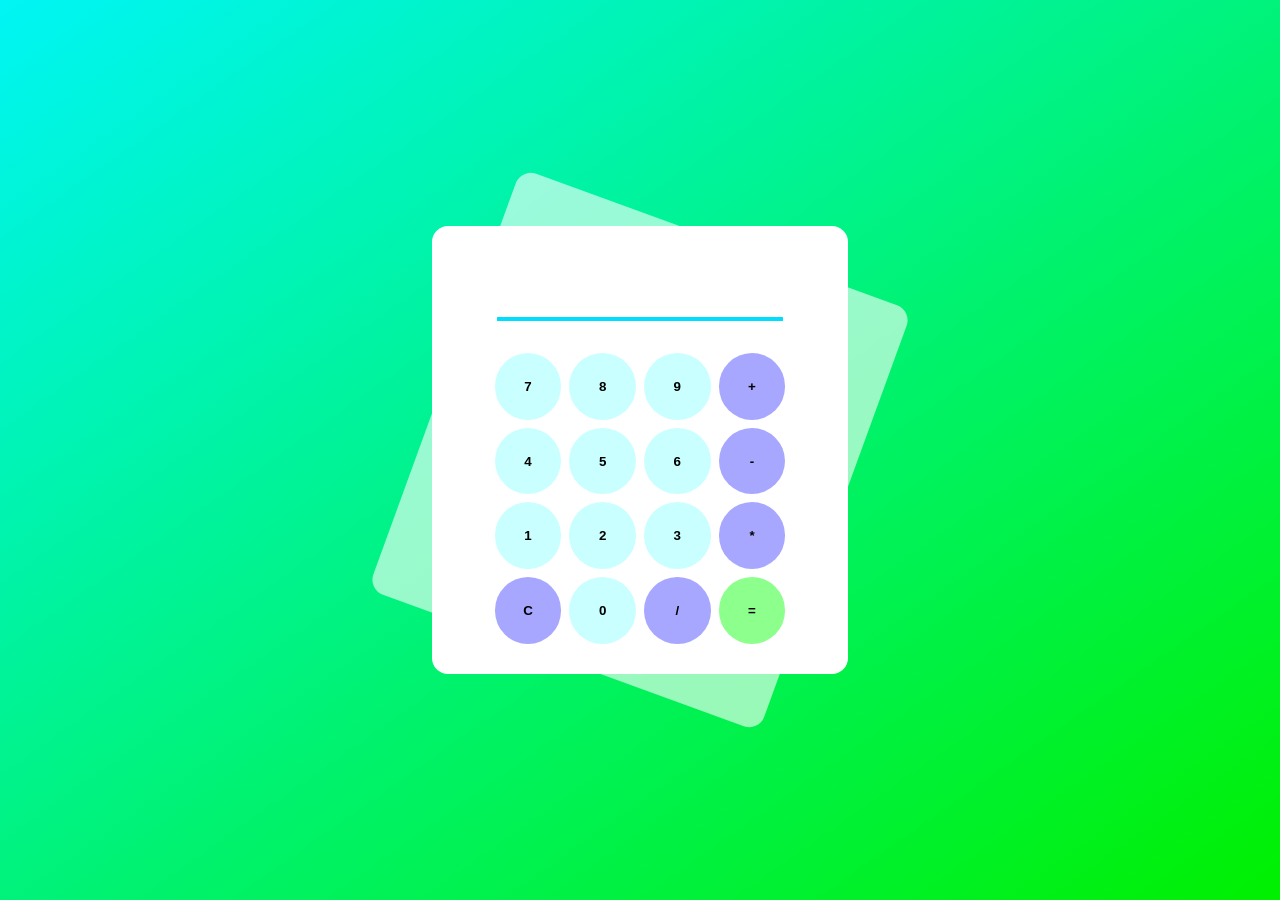
<file: Calculadora/index.html>
<!DOCTYPE html>
<html lang="pt-br">
<head>
    <meta charset="UTF-8">
    <meta name="viewport" content="width=device-width, initial-scale=1.0">
    <link rel="stylesheet" href="style.css">
    <script src="script.js" defer></script>
    <title>Calculadora | Arthur</title>
</head>
<body>
    <div id="calculator">
        <input type="text" id="display" readonly>
        <div id="buttons">
            <button onclick="addCharacter('7')">7</button>
            <button onclick="addCharacter('8')">8</button>
            <button onclick="addCharacter('9')">9</button>
            <button onclick="addCharacter('+')" class="operator-btn">+</button>
            <button onclick="addCharacter('4')">4</button>
            <button onclick="addCharacter('5')">5</button>
            <button onclick="addCharacter('6')">6</button>
            <button onclick="addCharacter('-')" class="operator-btn">-</button>
            <button onclick="addCharacter('1')">1</button>
            <button onclick="addCharacter('2')">2</button>
            <button onclick="addCharacter('3')">3</button>
            <button onclick="addCharacter('*')" class="operator-btn">*</button>
            <button onclick="clearDisplay()" class="operator-btn">C</button>
            <button onclick="addCharacter('0')">0</button>
            <button onclick="addCharacter('/')" class="operator-btn">/</button>
            <button onclick="calculate()" class="equal-btn">=</button>
        </div>
    </div>
</body>
</html>
</file>
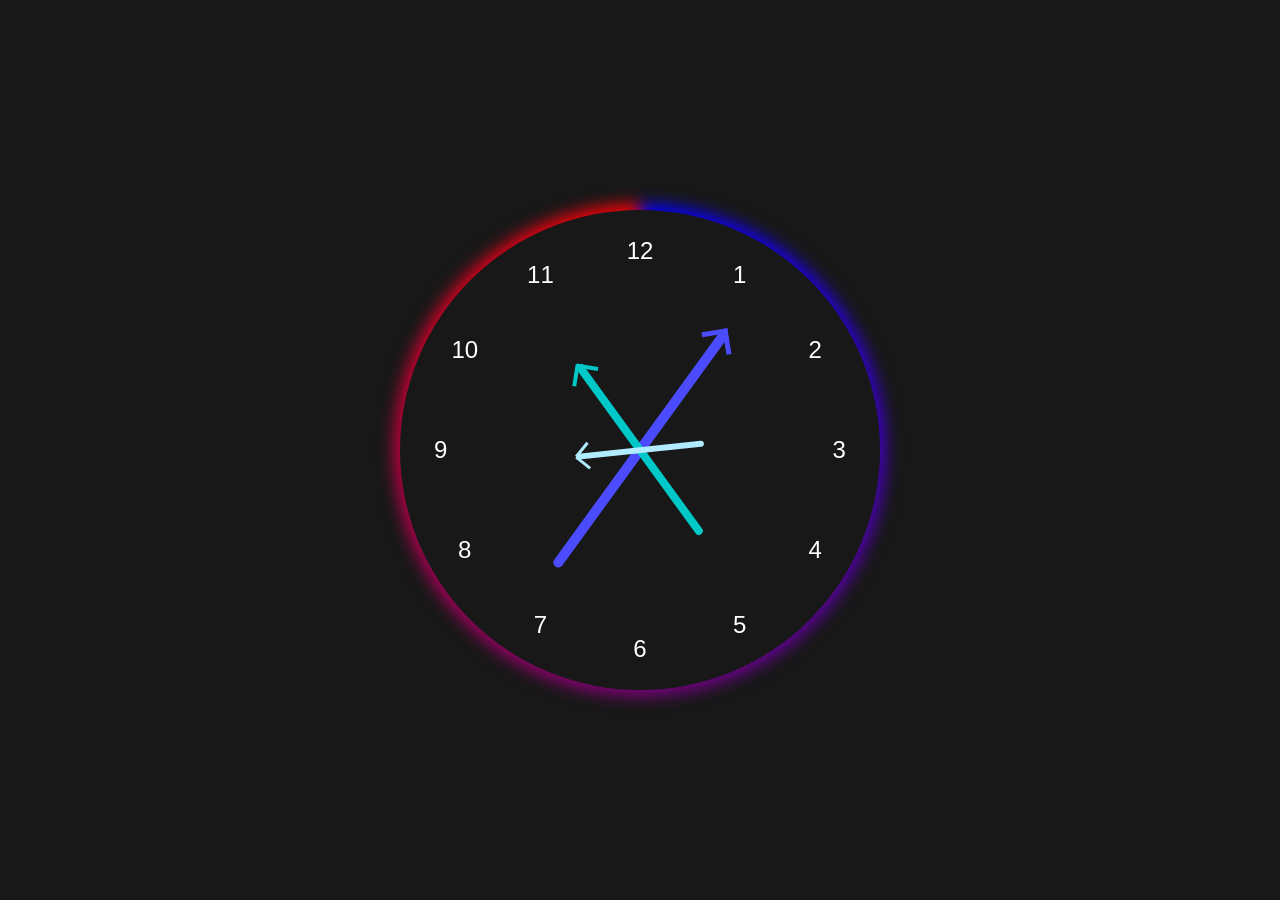
<file: Relógio Analógico/index.html>
<!DOCTYPE html>
<html lang="pt-br">
<head>
    <meta charset="UTF-8">
    <meta name="viewport" content="width=device-width, initial-scale=1.0">
    <link rel="stylesheet" href="style.css">
    <script src="script.js" defer></script>
    <title>Relógio Analógico | Arthur</title>
</head>
<body>
    <div class="clock">
        <span id="span1">1</span>
        <span id="span2">2</span>
        <span id="span3">3</span>
        <span id="span4">4</span>
        <span id="span5">5</span>
        <span id="span6">6</span>
        <span id="span7">7</span>
        <span id="span8">8</span>
        <span id="span9">9</span>
        <span id="span10">10</span>
        <span id="span11">11</span>
        <span id="span12">12</span>
        <div id="hours-pointer">
            <div class="line" id="line1"></div>
            <div class="line" id="line2"></div>
        </div>
        <div id="mins-pointer">
            <div class="line" id="line1"></div>
            <div class="line" id="line2"></div>
        </div>
        <div id="secs-pointer">
            <div class="line" id="line1"></div>
            <div class="line" id="line2"></div>
        </div>
    </div>
</body>
</html>
</file>
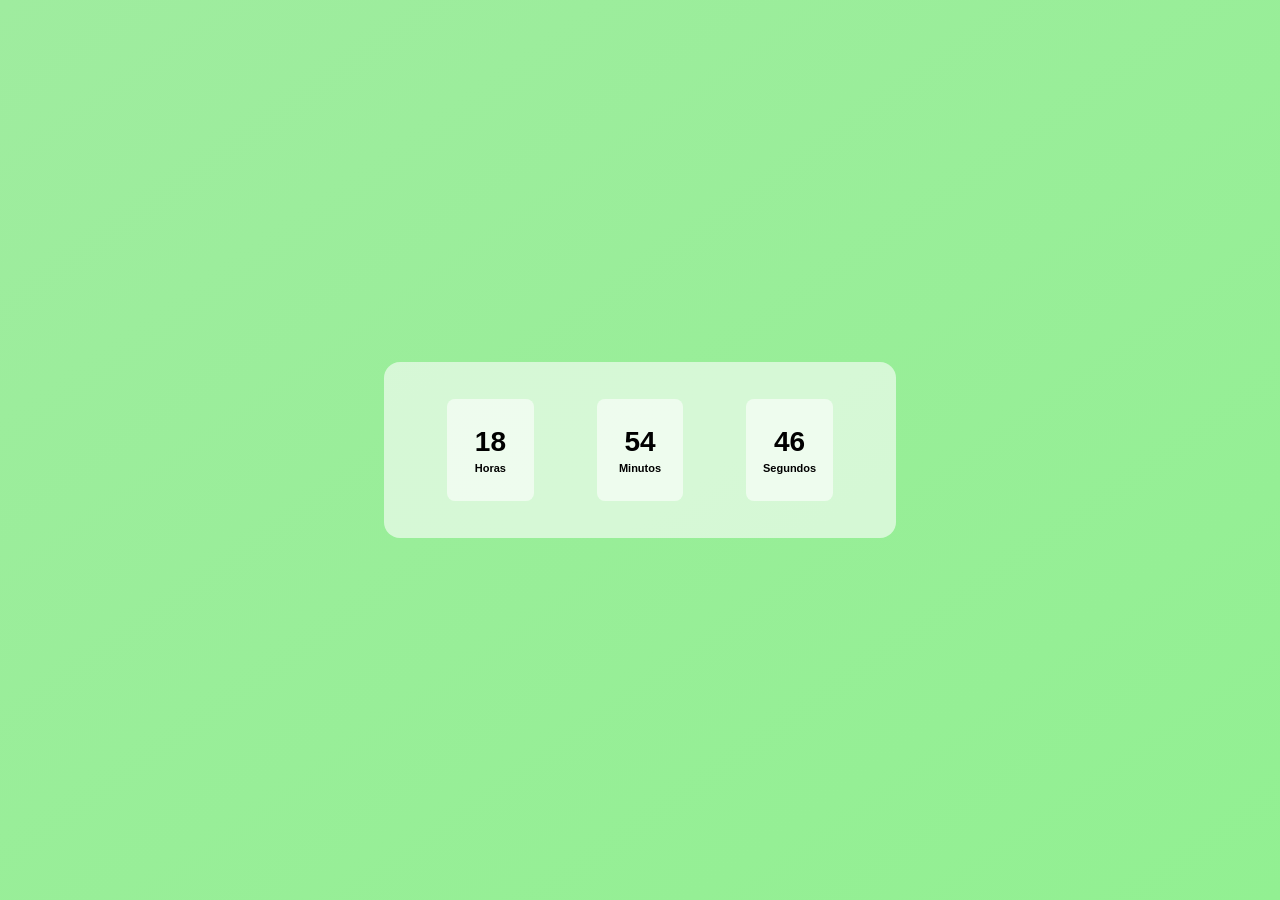
<file: Relógio Digital/index.html>
<!DOCTYPE html>
<html lang="pt-br">
<head>
    <meta charset="UTF-8">
    <meta name="viewport" content="width=device-width, initial-scale=1.0">
    <link rel="stylesheet" href="style.css">
    <script src="script.js" defer></script>
    <title>Relógio Digital</title>
</head>
<body>
    <div class="clock">
        <div class="time-div" id="hours-div">
            <span class="time" id="hours"></span>
            <span class="time-caption">Horas</span>
        </div>
        <div class="time-div" id="minutes-div">
            <span class="time" id="minutes"></span>
            <span class="time-caption">Minutos</span>
        </div>
        <div class="time-div" id="seconds-div">
            <span class="time" id="seconds"></span>
            <span class="time-caption">Segundos</span>
        </div>
    </div>
</body>
</html>
</file>
<file: Calculadora/style.css>
* {
    margin: 0;
    padding: 0;
    outline: 0;
    font-family: sans-serif;
}

html {
    height: 100vh;
    background: linear-gradient(to bottom right, #00f5f5, #00f000);
    display: flex;
    justify-content: center;
    align-items: center;
}

#calculator {
    width: 26em;
    height: 28em;
    background-color: white;
    border-radius: 16px;
    display: flex;
    justify-content: center;
    flex-direction: column;
    align-items: center;
}

#calculator::after {
    content: "";
    position: absolute;
    width: 26em;
    height: 28em;
    background-color: rgba(255, 255, 255, 0.6);
    rotate: 20deg;
    border-radius: 16px;
    z-index: -1;
}

#display {
    height: 2.4em;
    width: 66%;
    border: none;
    border-bottom: 4px solid #00ddff;
    padding: 0px 6px;
    font-size: 2rem;
    margin-top: -0.5em;
}

#buttons {
    margin-top: 2em;
}

#buttons {
    display: grid;
    grid-template-columns: repeat(4, 1fr);
    gap: 8px;
}

button {
    --size: 5em;
    width: var(--size);
    height: var(--size);
    border-radius: 50%;
    border: none;
    font-weight: bold;
    background-color: #caffff;
    transition: background-color .8s ease;
}

button:hover {
    background-color: #9bffff;
}

button:active {
    background-color: #77ffff;
}

.operator-btn {
    background-color: #a7a7ff;
    transition: background-color .8s ease;
}

.operator-btn:hover {
    background-color: #9595ff;
}

.operator-btn:active {
    background-color: #8282ff;
}

.equal-btn {
    background-color: #8cff8c;
    transition: background-color .8s ease;
}

.equal-btn:hover {
    background-color: #77ff77;
}

.equal-btn:active {
    background-color: #60ff60;
}
</file>
<file: Relógio Analógico/style.css>
* {
    margin: 0;
    padding: 0;
    outline: 0;
    font-family: sans-serif;
}

html {
    height: 100%;
    display: flex;
    justify-content: center;
    align-items: center;
    background-color: #181818;
}

.clock {
    --size: 30em;
    width: var(--size);
    height: var(--size);
    display: flex;
    justify-content: center;
    align-items: center;
    border-radius: 50%;
    background-color: #181818;
}

.clock::before {
    content: "";
    position: absolute;
    width: var(--size);
    height: var(--size);
    z-index: -1;
    border-radius: 50%;
    background-image: conic-gradient(blue, red);
    filter: blur(8px);
    padding: 6px;
}

span {
    font-size: 24px;
    color: white;
    position: absolute;
}

#span1 {
    translate: 4.15em -7.3em;
}

#span2 {
    translate: 7.3em -4.15em;
}

#span3 {
    translate: 8.3em;
}

#span4 {
    translate: 7.3em 4.15em;
}

#span5 {
    translate: 4.15em 7.3em;
}

#span6 {
    translate: 0 8.3em;
}

#span7 {
    translate: -4.15em 7.3em;
}

#span8 {
    translate: -7.3em 4.15em;
}

#span9 {
    translate: -8.3em;
}

#span10 {
    translate: -7.3em -4.15em;
}

#span11 {
    translate: -4.15em -7.3em;
}

#span12 {
    translate: 0 -8.3em;
}

#hours-pointer {
    --bg-color: #4b4bff;
    width: .6em;
    height: 18em;
    background-color: var(--bg-color);
    border-bottom-left-radius: 5px;
    border-bottom-right-radius: 5px;
    .line {
        position: absolute;
        width: 5px;
        height: 26px;
        background: var(--bg-color);
    }
    #line1 {
        rotate: 45deg;
        translate: -6px -8px;
    }
    #line2 {
        rotate: -45deg;
        translate: 9px -8px;
    }
}

#mins-pointer {
    --bg-color: #00c8c8;
    position: absolute;
    width: .5em;
    height: 13em;
    background-color: var(--bg-color);
    border-bottom-left-radius: 5px;
    border-bottom-right-radius: 5px;
    .line {
        position: absolute;
        width: 4px;
        height: 22px;
        background: var(--bg-color);
    }
    #line1 {
        rotate: 45deg;
        translate: -6px -5px;
    }
    #line2 {
        rotate: -45deg;
        translate: 8px -5px;
    }
}

#secs-pointer {
    --bg-color: #b0ebff;
    position: absolute;
    width: .4em;
    height: 8em;
    background-color: var(--bg-color);
    border-bottom-left-radius: 5px;
    border-bottom-right-radius: 5px;
    .line {
        position: absolute;
        width: 3px;
        height: 18px;
        background: var(--bg-color);
    }
    #line1 {
        rotate: 45deg;
        translate: -5px -3px;
    }
    #line2 {
        rotate: -45deg;
        translate: 8px -3px;
    }
}
</file>
<file: Relógio Digital/style.css>
* {
    margin: 0;
    padding: 0;
    font-family: sans-serif;
}

body {
    height: 100vh;
    display: flex;
    justify-content: center;
    align-items: center;
    background: linear-gradient(to bottom right, #9fec9f, #92f092);
}

.clock {
    background-color: rgba(255, 255, 255, 0.6);
    width: 32em;
    height: 11em;
    border-radius: 16px;
    display: flex;
    justify-content: space-evenly;
    align-items: center;
    transition: 1s ease;
}

.time-div {
    width: 5.4em;
    height: 6.4em;
    background-color: rgba(255, 255, 255, 0.6);
    border-radius: 8px;
    display: flex;
    justify-content: center;
    align-items: center;
    flex-direction: column;
}

.time-caption {
    font-size: 11px;
    font-weight: bold;
}

.time {
    font-size: 28px;
    font-weight: bolder;
    margin-bottom: 4px;
}

@media (max-width: 40em) {
    .clock {
        width: 10.4em;
        flex-direction: column;
        height: 30em;
    }
    .time-div {
        width: 6.6em;
        height: 7em;
    }
}
</file>
